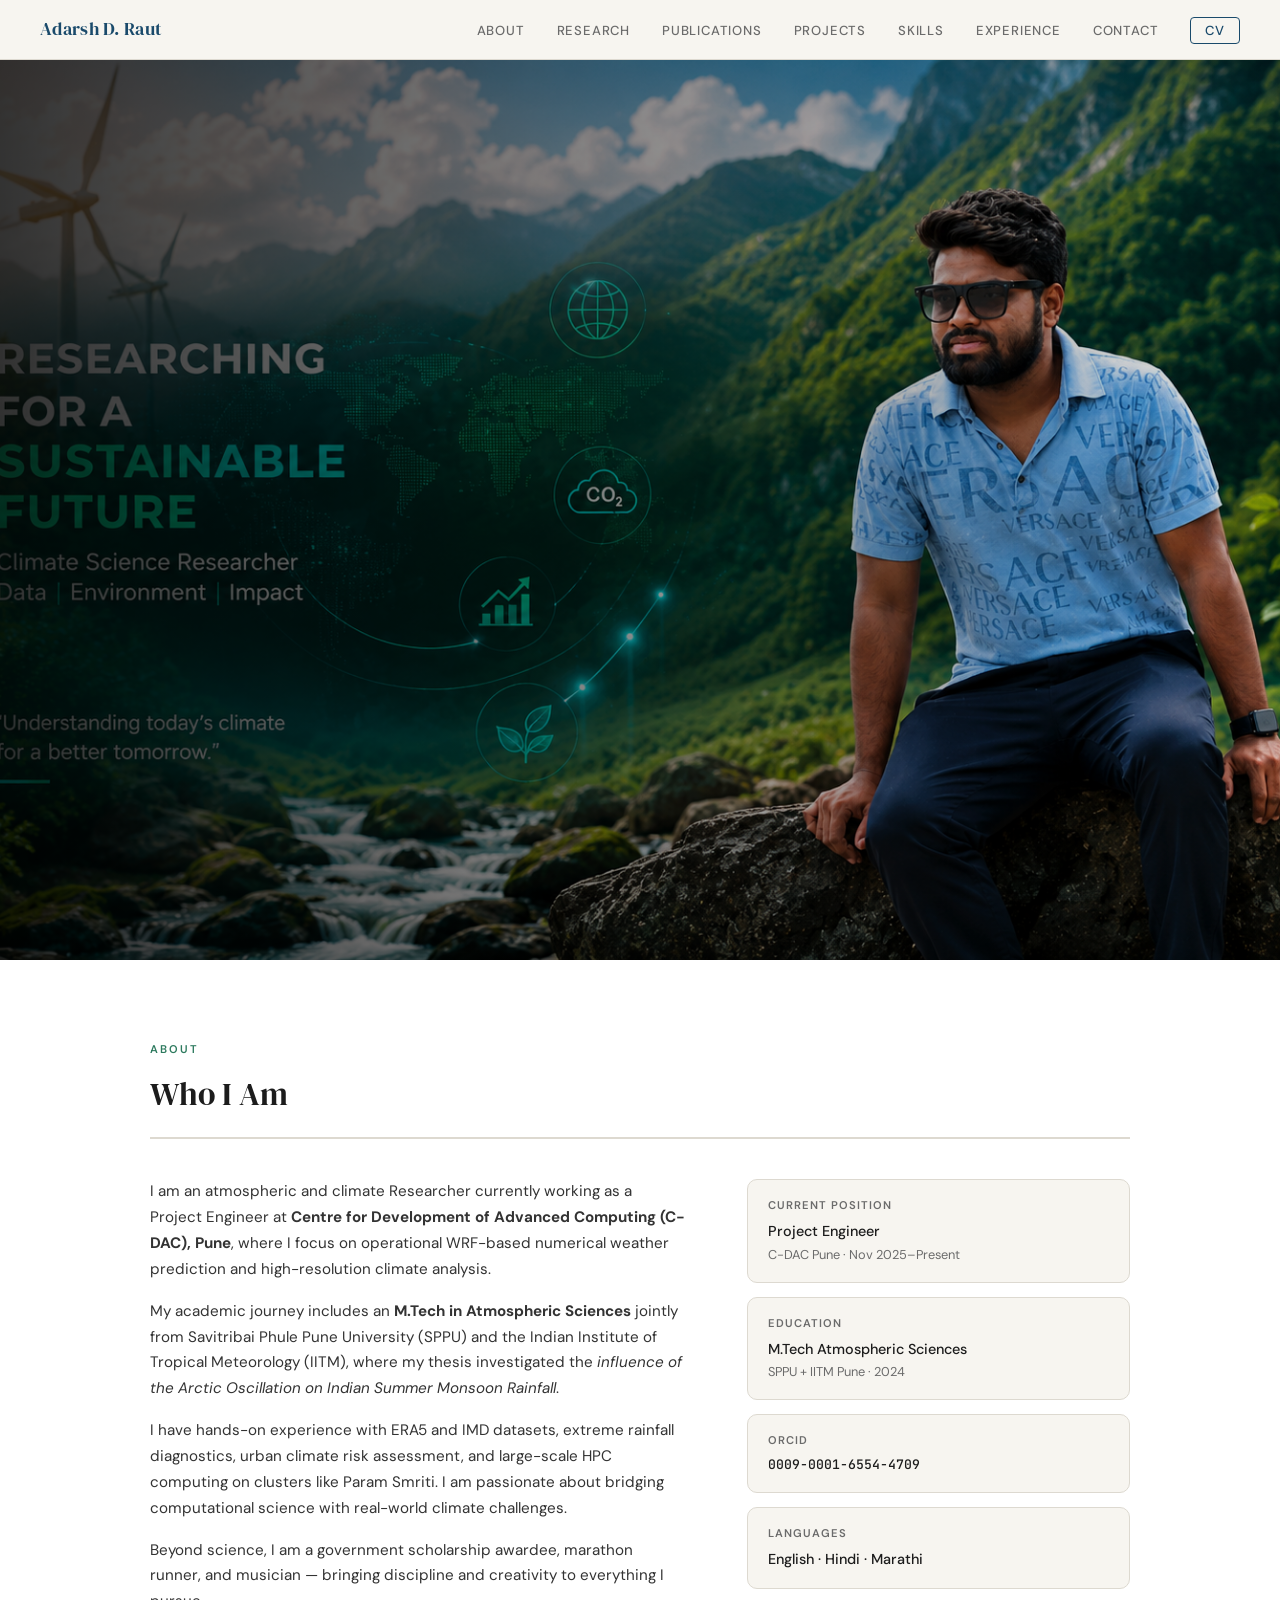
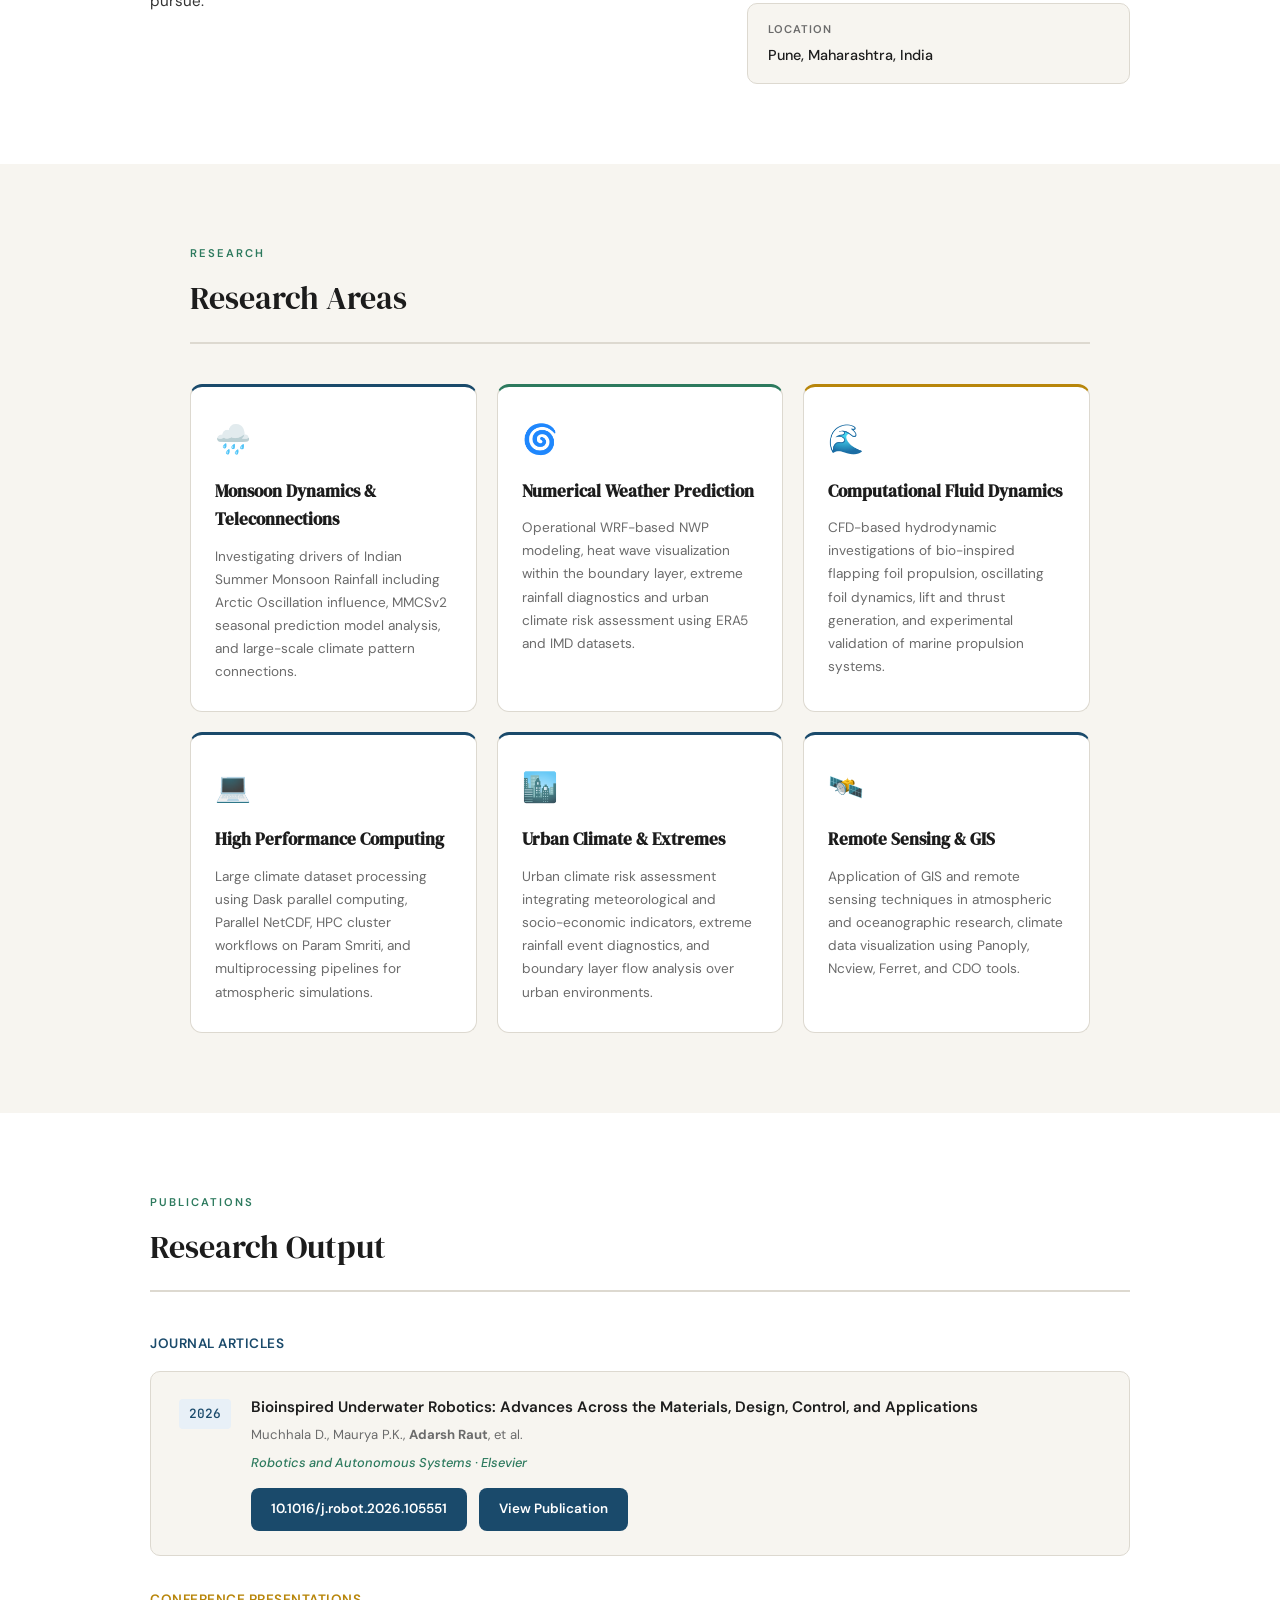
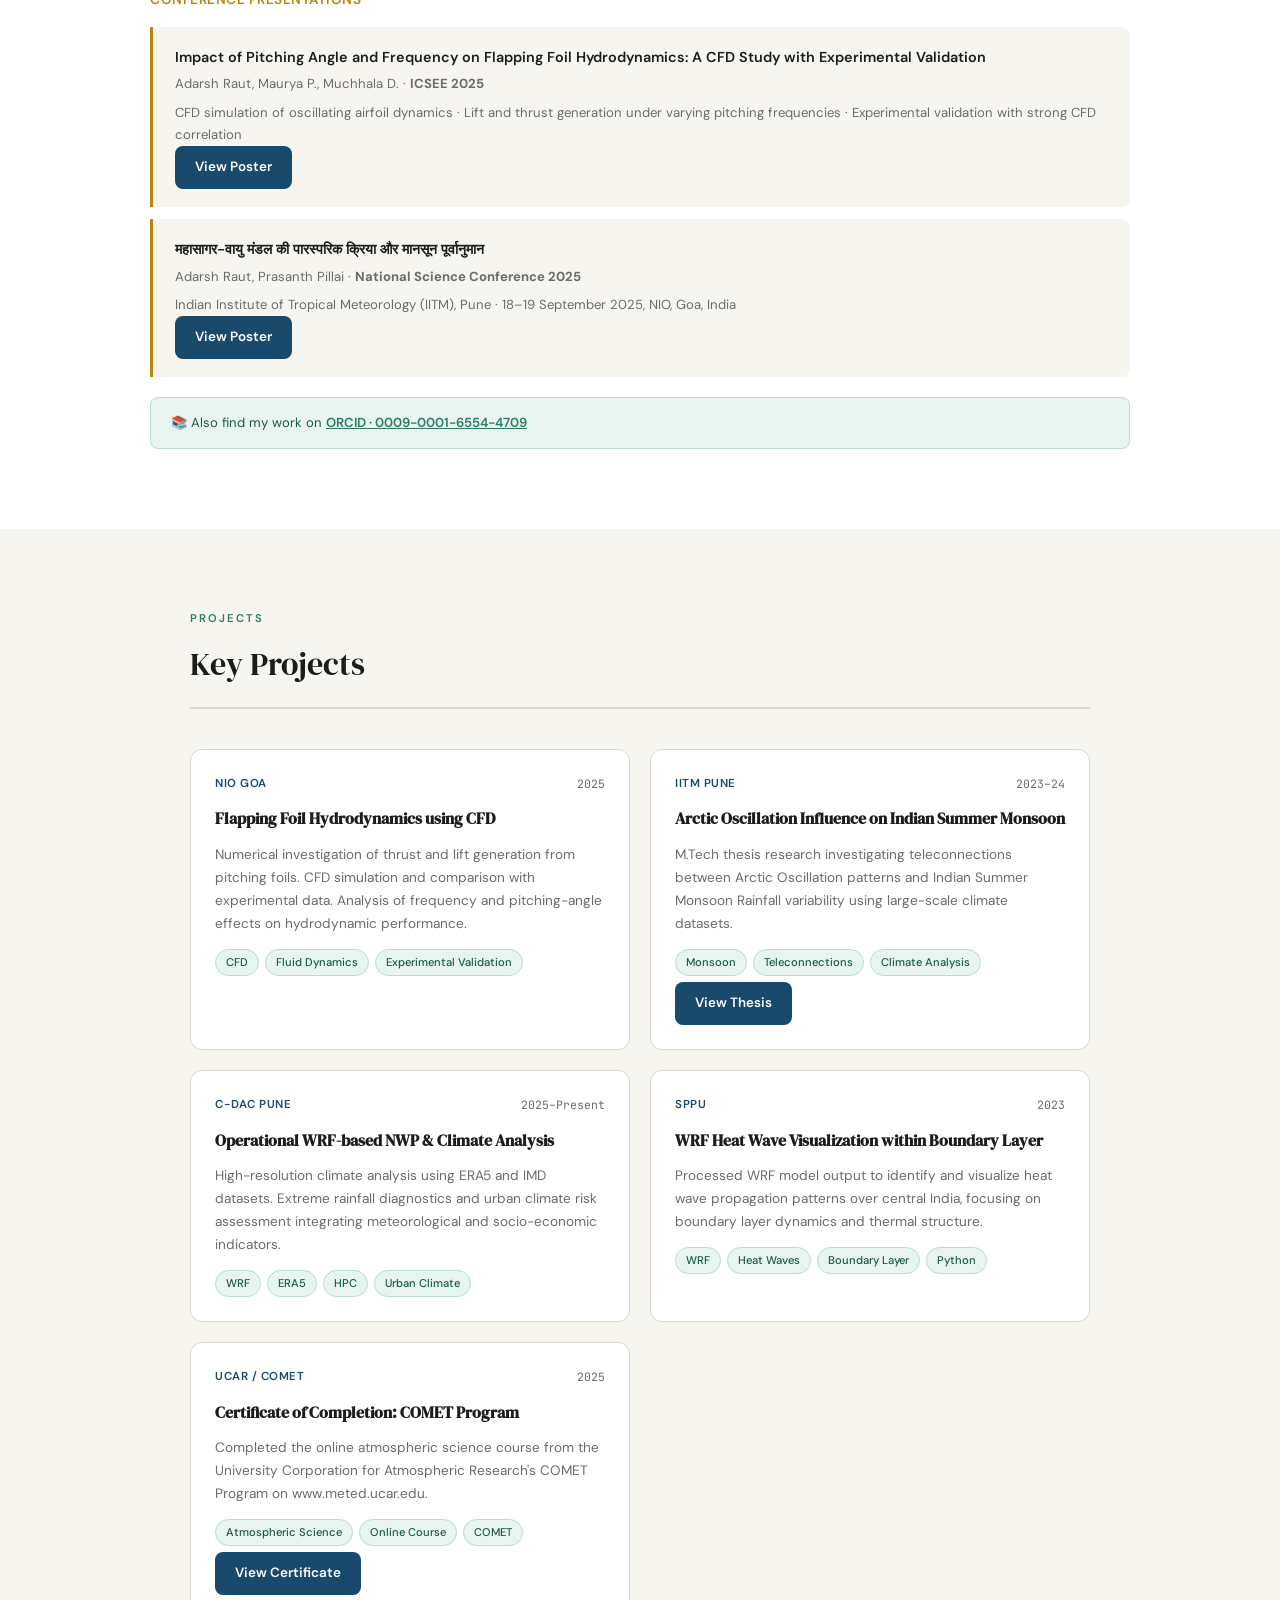
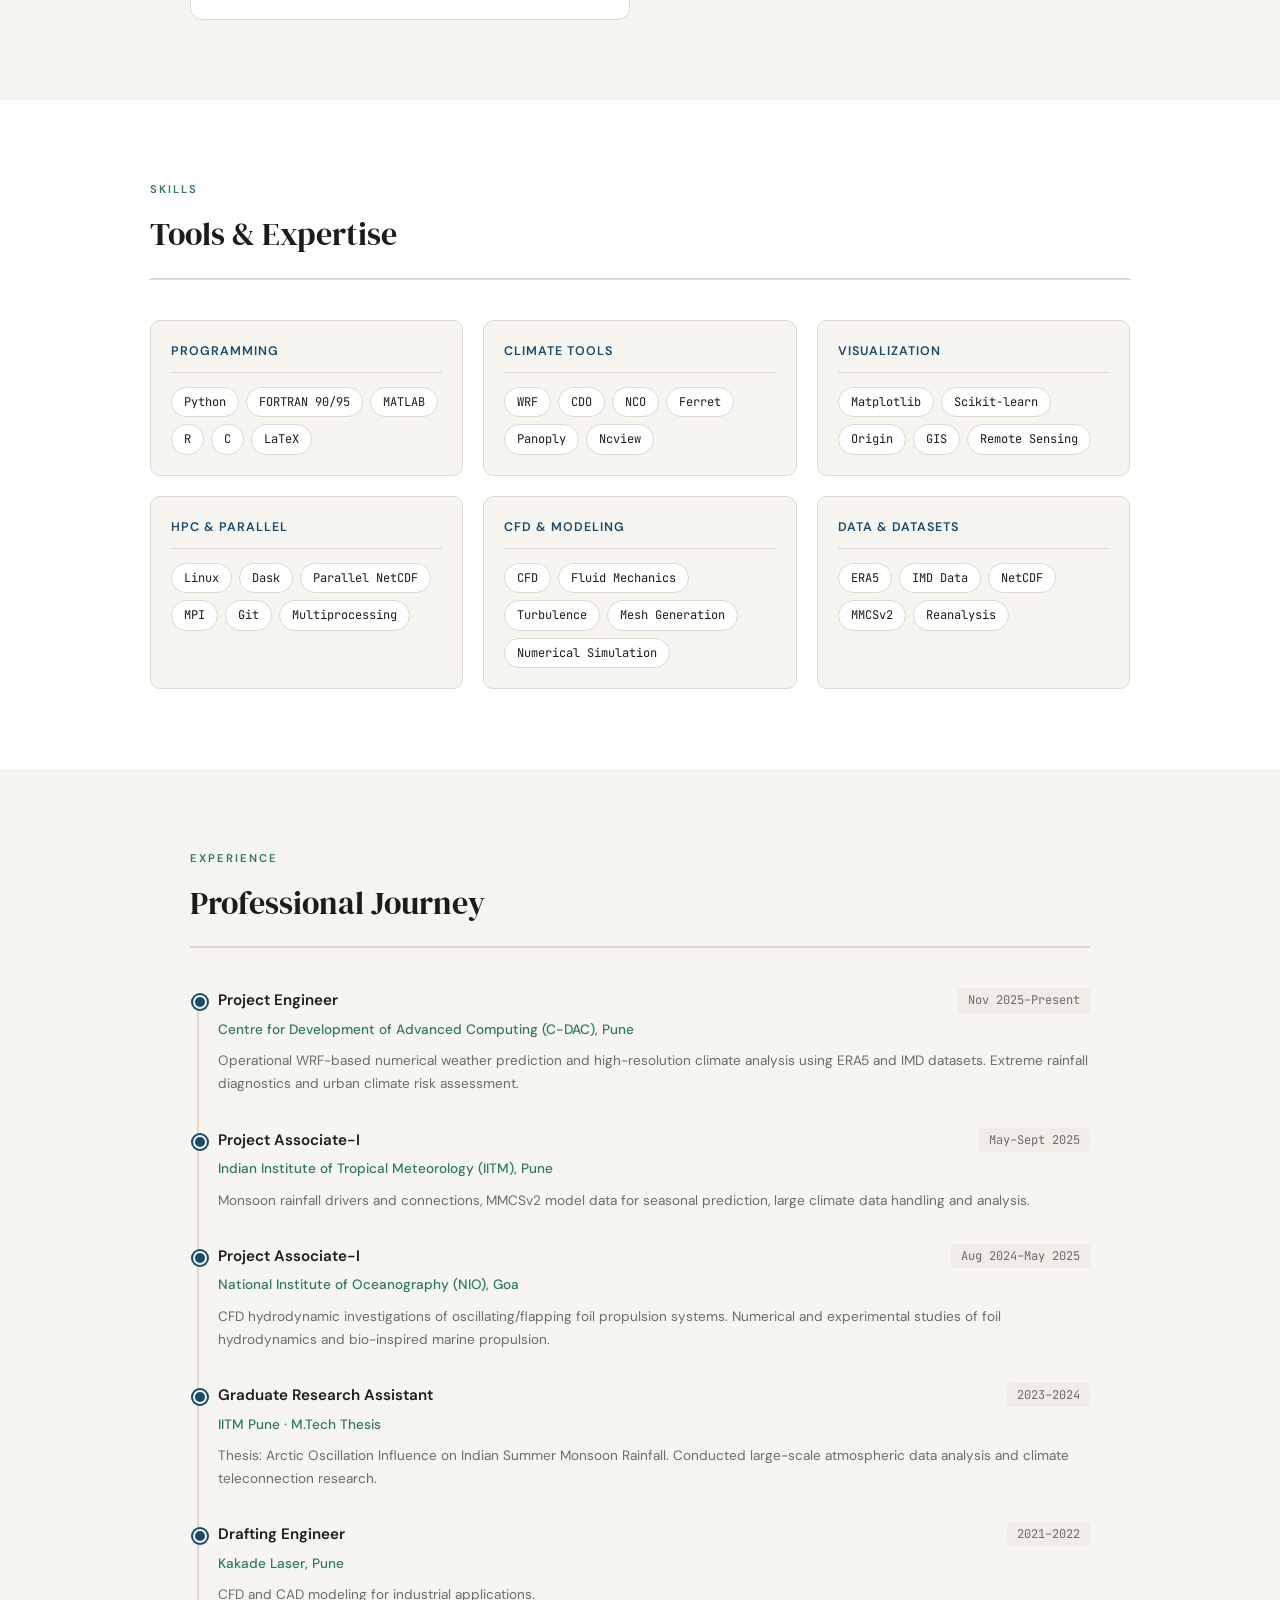
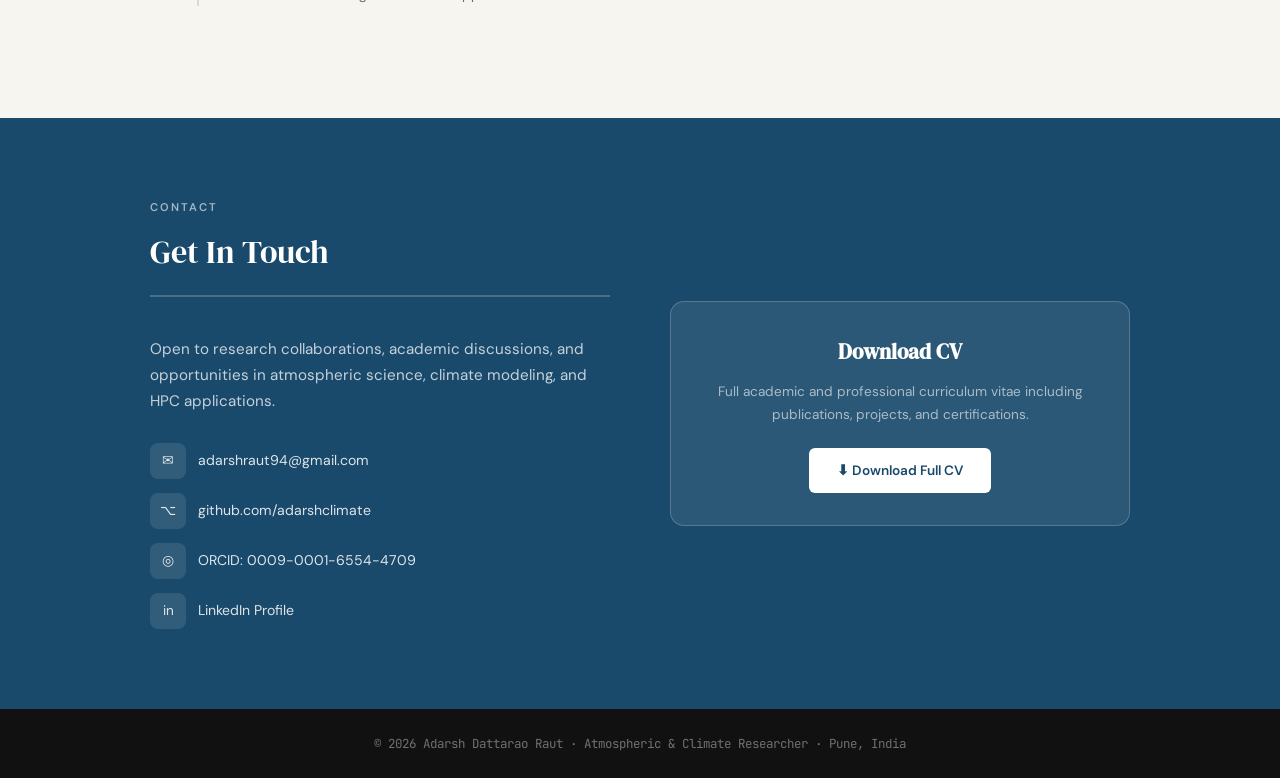
<file: index.html>
<!DOCTYPE html>
<html lang="en">
<head>
<meta charset="UTF-8">
<meta name="viewport" content="width=device-width, initial-scale=1.0">
<title>Adarsh Dattarao Raut | Climate & Atmospheric Researcher</title>
<style>
@import url('https://fonts.googleapis.com/css2?family=DM+Serif+Display:ital@0;1&family=DM+Sans:wght@300;400;500;600&family=JetBrains+Mono:wght@400;500&display=swap');

:root {
  --bg: #f7f5f0;
  --surface: #ffffff;
  --surface2: #f0ede6;
  --accent: #1a4a6b;
  --accent2: #2d7a5e;
  --gold: #b8860b;
  --text: #1c1c1c;
  --muted: #6b6b6b;
  --border: #ddd9d0;
  --tag-bg: #e8f4f0;
  --tag-text: #1a5c45;
}

* { margin: 0; padding: 0; box-sizing: border-box; }

html { scroll-behavior: smooth; }

body {
  font-family: 'DM Sans', sans-serif;
  background: var(--bg);
  color: var(--text);
  font-size: 16px;
  line-height: 1.7;
  padding-top: 60px;
}

/* NAV */
nav {
  position: fixed;
  top: 0; left: 0; right: 0;
  background: rgba(247,245,240,0.95);
  backdrop-filter: blur(8px);
  border-bottom: 1px solid var(--border);
  z-index: 100;
  padding: 0 40px;
  display: flex;
  align-items: center;
  justify-content: space-between;
  height: 60px;
}

.nav-logo {
  font-family: 'DM Serif Display', serif;
  font-size: 1.1rem;
  color: var(--accent);
  letter-spacing: 0.3px;
}

.nav-links {
  display: flex;
  gap: 32px;
  list-style: none;
}

.nav-links a {
  text-decoration: none;
  color: var(--muted);
  font-size: 0.82rem;
  font-weight: 500;
  letter-spacing: 0.8px;
  text-transform: uppercase;
  transition: color 0.2s;
}

.nav-links a:hover { color: var(--accent); }

/* SECTIONS */
section { padding: 80px 40px; max-width: 980px; margin: 0 auto; }

/* HERO */
#hero{
    height:100vh;
    width:100vw;
    max-width:none;
    margin:0 calc(50% - 50vw);
    padding:0;

    background-image:url("photo1.png");
    background-size:cover;
    background-position:center center;
    background-repeat:no-repeat;
    transition: background-image 0.8s ease-in-out;

    position:relative;
    display:flex;
    align-items:center;
}

.hero-overlay{
    position:absolute;
    inset:0;

    background:linear-gradient(
        to right,
        rgba(0,0,0,0.80) 0%,
        rgba(0,0,0,0.55) 35%,
        rgba(0,0,0,0.10) 100%
    );
}

.hero-content{
    position:relative;
    z-index:2;

    max-width:700px;
    margin-left:8%;
}

.hero-tag{
    color:#7fffd4;
    border:1px solid rgba(255,255,255,0.3);
    padding:8px 18px;
    border-radius:30px;
    display:inline-block;
    margin-bottom:20px;
}

.hero-content h1{
    font-size:5rem;
    line-height:1;
    color:white;
    margin-bottom:15px;
}

.hero-content h1 em{
    color:#4fd1c5;
}

.hero-subtitle{
    color:white;
    font-size:1.2rem;
    margin-bottom:20px;
}

.hero-desc{
    color:white;
    line-height:1.9;
    margin-bottom:30px;
}

.hero-links a{
    color:white;
}

/* SECTION HEADER */
.sec-label {
  font-size: 0.7rem;
  font-weight: 600;
  letter-spacing: 2px;
  text-transform: uppercase;
  color: var(--accent2);
  margin-bottom: 8px;
}

.sec-title {
  font-family: 'DM Serif Display', serif;
  font-size: 2rem;
  color: var(--text);
  margin-bottom: 40px;
  padding-bottom: 16px;
  border-bottom: 2px solid var(--border);
}

/* ABOUT */
#about { background: var(--surface); max-width: 100%; padding: 80px 10%; }
.about-inner { max-width: 980px; margin: 0 auto; }

.about-grid {
  display: grid;
  grid-template-columns: 1.4fr 1fr;
  gap: 60px;
  align-items: start;
}

.about-text p { margin-bottom: 16px; font-size: 0.95rem; color: #333; }

.about-info { display: flex; flex-direction: column; gap: 14px; }

.info-card {
  background: var(--bg);
  border: 1px solid var(--border);
  border-radius: 10px;
  padding: 16px 20px;
}

.info-card .label {
  font-size: 0.7rem;
  font-weight: 600;
  letter-spacing: 1px;
  text-transform: uppercase;
  color: var(--muted);
  margin-bottom: 4px;
}

.info-card .value {
  font-size: 0.9rem;
  color: var(--text);
  font-weight: 500;
}

.info-card .sub {
  font-size: 0.8rem;
  color: var(--muted);
}

/* RESEARCH */
#research { background: var(--bg); }

.research-grid {
  display: grid;
  grid-template-columns: repeat(3, 1fr);
  gap: 20px;
}

.research-card {
  background: var(--surface);
  border: 1px solid var(--border);
  border-radius: 12px;
  padding: 28px 24px;
  transition: transform 0.2s, box-shadow 0.2s;
  border-top: 3px solid var(--accent);
}

.research-card:nth-child(2) { border-top-color: var(--accent2); }
.research-card:nth-child(3) { border-top-color: var(--gold); }

.research-card:hover { transform: translateY(-3px); box-shadow: 0 8px 24px rgba(0,0,0,0.08); }

.research-icon {
  font-size: 1.8rem;
  margin-bottom: 14px;
}

.research-card h3 {
  font-family: 'DM Serif Display', serif;
  font-size: 1.05rem;
  margin-bottom: 10px;
  color: var(--text);
}

.research-card p { font-size: 0.85rem; color: var(--muted); line-height: 1.7; }

/* PUBLICATIONS */
#publications { background: var(--surface); max-width: 100%; padding: 80px 10%; }
.pub-inner { max-width: 980px; margin: 0 auto; }

.pub-item {
  background: var(--bg);
  border: 1px solid var(--border);
  border-radius: 10px;
  padding: 24px 28px;
  margin-bottom: 16px;
  display: flex;
  gap: 20px;
  align-items: flex-start;
}

.pub-year {
  font-family: 'JetBrains Mono', monospace;
  font-size: 0.8rem;
  color: var(--accent);
  font-weight: 500;
  background: #e8f0f7;
  padding: 4px 10px;
  border-radius: 4px;
  flex-shrink: 0;
  margin-top: 3px;
}

.pub-content h4 {
  font-size: 0.95rem;
  font-weight: 600;
  color: var(--text);
  margin-bottom: 5px;
  line-height: 1.5;
}

.pub-content .authors {
  font-size: 0.82rem;
  color: var(--muted);
  margin-bottom: 6px;
}

.pub-content .journal {
  font-size: 0.8rem;
  color: var(--accent2);
  font-style: italic;
  font-weight: 500;
}

.conf-item {
  border-left: 3px solid var(--gold);
  background: var(--bg);
  padding: 18px 22px;
  margin-bottom: 12px;
  border-radius: 0 8px 8px 0;
}

.conf-item h4 { font-size: 0.9rem; font-weight: 600; margin-bottom: 4px; }
.conf-item p  { font-size: 0.82rem; color: var(--muted); }

/* PROJECTS */ 
#projects { background: var(--bg); }

.projects-grid {
  display: grid;
  grid-template-columns: repeat(2, 1fr);
  gap: 20px;
}

.project-card {
  background: var(--surface);
  border: 1px solid var(--border);
  border-radius: 12px;
  padding: 24px;
  transition: transform 0.2s;
}

.project-card:hover { transform: translateY(-2px); }

.project-card .proj-meta {
  display: flex;
  justify-content: space-between;
  align-items: center;
  margin-bottom: 12px;
}

.proj-org {
  font-size: 0.72rem;
  font-weight: 600;
  letter-spacing: 0.5px;
  color: var(--accent);
  text-transform: uppercase;
}

.proj-year {
  font-family: 'JetBrains Mono', monospace;
  font-size: 0.72rem;
  color: var(--muted);
}

.project-card h3 {
  font-family: 'DM Serif Display', serif;
  font-size: 1rem;
  margin-bottom: 10px;
}

.project-card p { font-size: 0.85rem; color: var(--muted); line-height: 1.7; }

.proj-tags { display: flex; flex-wrap: wrap; gap: 6px; margin-top: 14px; }

.tag {
  background: var(--tag-bg);
  color: var(--tag-text);
  font-size: 0.7rem;
  font-weight: 500;
  padding: 3px 10px;
  border-radius: 20px;
  border: 1px solid #b8ddd0;
}
    

/* SKILLS */
#skills { background: var(--surface); max-width: 100%; padding: 80px 10%; }
.skills-inner { max-width: 980px; margin: 0 auto; }

.skills-grid {
  display: grid;
  grid-template-columns: repeat(3, 1fr);
  gap: 20px;
}

.skill-group {
  background: var(--bg);
  border: 1px solid var(--border);
  border-radius: 10px;
  padding: 20px;
}

.skill-group h3 {
  font-size: 0.78rem;
  font-weight: 600;
  letter-spacing: 1px;
  text-transform: uppercase;
  color: var(--accent);
  margin-bottom: 14px;
  padding-bottom: 10px;
  border-bottom: 1px solid var(--border);
}

.skill-list {
  display: flex;
  flex-wrap: wrap;
  gap: 7px;
}

.skill-pill {
  background: var(--surface);
  border: 1px solid var(--border);
  border-radius: 20px;
  font-size: 0.75rem;
  padding: 4px 12px;
  color: var(--text);
  font-family: 'JetBrains Mono', monospace;
}

/* EXPERIENCE TIMELINE */
#experience { background: var(--bg); }

.timeline { position: relative; padding-left: 28px; }

.timeline::before {
  content: '';
  position: absolute;
  left: 7px; top: 6px; bottom: 0;
  width: 2px;
  background: var(--border);
}

.timeline-item {
  position: relative;
  margin-bottom: 32px;
}

.timeline-item::before {
  content: '';
  position: absolute;
  left: -25px; top: 7px;
  width: 10px; height: 10px;
  border-radius: 50%;
  background: var(--accent);
  border: 2px solid var(--bg);
  box-shadow: 0 0 0 2px var(--accent);
}

.timeline-item .t-header {
  display: flex;
  justify-content: space-between;
  align-items: flex-start;
  margin-bottom: 4px;
}

.timeline-item h3 {
  font-size: 0.95rem;
  font-weight: 600;
  color: var(--text);
}

.t-date {
  font-family: 'JetBrains Mono', monospace;
  font-size: 0.75rem;
  color: var(--muted);
  background: var(--surface2);
  padding: 2px 10px;
  border-radius: 4px;
  flex-shrink: 0;
}

.t-org {
  font-size: 0.85rem;
  color: var(--accent2);
  font-weight: 500;
  margin-bottom: 8px;
}

.timeline-item p {
  font-size: 0.85rem;
  color: var(--muted);
  line-height: 1.7;
}

/* CONTACT */
#contact { background: var(--accent); max-width: 100%; padding: 80px 10%; }

.contact-inner {
  max-width: 980px;
  margin: 0 auto;
  display: grid;
  grid-template-columns: 1fr 1fr;
  gap: 60px;
  align-items: center;
}

#contact .sec-label { color: rgba(255,255,255,0.6); }
#contact .sec-title { color: #fff; border-color: rgba(255,255,255,0.2); }

.contact-desc { color: rgba(255,255,255,0.75); font-size: 0.95rem; margin-bottom: 28px; }

.contact-links { display: flex; flex-direction: column; gap: 14px; }

.contact-link {
  display: flex;
  align-items: center;
  gap: 12px;
  color: rgba(255,255,255,0.85);
  text-decoration: none;
  font-size: 0.88rem;
  transition: color 0.2s;
}

.contact-link:hover { color: #fff; }

.contact-link .c-icon {
  width: 36px; height: 36px;
  background: rgba(255,255,255,0.1);
  border-radius: 8px;
  display: flex;
  align-items: center;
  justify-content: center;
  font-size: 0.85rem;
  flex-shrink: 0;
}

.cv-box {
  background: rgba(255,255,255,0.08);
  border: 1px solid rgba(255,255,255,0.2);
  border-radius: 14px;
  padding: 32px;
  text-align: center;
}

.cv-box h3 {
  font-family: 'DM Serif Display', serif;
  font-size: 1.3rem;
  color: #fff;
  margin-bottom: 10px;
}

.cv-box p { color: rgba(255,255,255,0.6); font-size: 0.85rem; margin-bottom: 22px; }

.btn-white {
  background: #fff;
  color: var(--accent);
  padding: 11px 28px;
  border-radius: 6px;
  text-decoration: none;
  font-size: 0.85rem;
  font-weight: 600;
  display: inline-block;
  transition: background 0.2s;
}

.btn-white:hover { background: #f0f0f0; }

.btn-primary {
  display: inline-block;
  background: var(--accent);
  color: #fff;
  text-decoration: none;
  padding: 10px 20px;
  border-radius: 8px;
  font-size: 0.84rem;
  font-weight: 600;
  transition: background 0.2s, transform 0.2s;
}

.btn-primary:hover { background: #163d57; transform: translateY(-1px); }

/* FOOTER */
footer {
  background: #111;
  color: rgba(255,255,255,0.4);
  text-align: center;
  padding: 24px;
  font-size: 0.78rem;
  font-family: 'JetBrains Mono', monospace;
}

/* RESPONSIVE */
@media (max-width: 1024px) {
  section { padding: 70px 24px; }
  .research-grid, .projects-grid, .skills-grid { gap: 18px; }
}

@media (max-width: 768px) {
  nav { padding: 0 16px; }
  .nav-links { gap: 12px; flex-wrap: wrap; justify-content: center; }
  .nav-links a { font-size: 0.72rem; }
  section { padding: 60px 18px; }
  #hero, #about, #publications, #skills, #contact { padding-left: 18px; padding-right: 18px; }
  .hero-content { margin-left: 0; max-width: 100%; }
  .hero-content h1 { font-size: 2.4rem; }
  .hero-subtitle { font-size: 1rem; }
  .about-grid, .research-grid, .projects-grid, .skills-grid, .contact-inner { grid-template-columns: 1fr; }
  .pub-item { flex-direction: column; }
  .pub-year { margin-bottom: 12px; }
  .timeline { padding-left: 18px; }
  .timeline::before { left: 0; }
  .timeline-item::before { left: -12px; }
  .contact-inner { gap: 32px; }
}
</style>
</head>
<body>

<!-- NAV -->
<nav>
  <div class="nav-logo">Adarsh D. Raut</div>
  <ul class="nav-links">
    <li><a href="#about">About</a></li>
    <li><a href="#research">Research</a></li>
    <li><a href="#publications">Publications</a></li>
    <li><a href="#projects">Projects</a></li>
    <li><a href="#skills">Skills</a></li>
    <li><a href="#experience">Experience</a></li>
    <li><a href="#contact">Contact</a></li>
    <li><a href="CV_Adarsh_Modeling.pdf" download style="color:var(--accent); border:1px solid var(--accent); padding:4px 14px; border-radius:4px;">CV</a></li>
  </ul>
</nav>

<!-- HERO -->
<section id="hero">

  <div class="hero-overlay"></div>

</section>

<!-- ABOUT -->
<section id="about">
  <div class="about-inner">
    <div class="sec-label">About</div>
    <div class="sec-title">Who I Am</div>
    <div class="about-grid">
      <div class="about-text">
        <p>
          I am an atmospheric and climate Researcher currently working as a Project Engineer at 
          <strong>Centre for Development of Advanced Computing (C-DAC), Pune</strong>, where I focus on 
          operational WRF-based numerical weather prediction and high-resolution climate analysis.
        </p>
        <p>
          My academic journey includes an <strong>M.Tech in Atmospheric Sciences</strong> jointly from 
          Savitribai Phule Pune University (SPPU) and the Indian Institute of Tropical Meteorology (IITM), 
          where my thesis investigated the <em>influence of the Arctic Oscillation on Indian Summer Monsoon Rainfall</em>.
        </p>
        <p>
          I have hands-on experience with ERA5 and IMD datasets, extreme rainfall diagnostics, urban climate 
          risk assessment, and large-scale HPC computing on clusters like Param Smriti. 
          I am passionate about bridging computational science with real-world climate challenges.
        </p>
        <p>
          Beyond science, I am a government scholarship awardee, marathon runner, and musician — 
          bringing discipline and creativity to everything I pursue.
        </p>
      </div>
      <div class="about-info">
        <div class="info-card">
          <div class="label">Current Position</div>
          <div class="value">Project Engineer</div>
          <div class="sub">C-DAC Pune · Nov 2025–Present</div>
        </div>
        <div class="info-card">
          <div class="label">Education</div>
          <div class="value">M.Tech Atmospheric Sciences</div>
          <div class="sub">SPPU + IITM Pune · 2024</div>
        </div>
        <div class="info-card">
          <div class="label">ORCID</div>
          <div class="value" style="font-family:'JetBrains Mono',monospace; font-size:0.82rem;">0009-0001-6554-4709</div>
        </div>
        <div class="info-card">
          <div class="label">Languages</div>
          <div class="value">English · Hindi · Marathi</div>
        </div>
        <div class="info-card">
          <div class="label">Location</div>
          <div class="value">Pune, Maharashtra, India</div>
        </div>
      </div>
    </div>
  </div>
</section>

<!-- RESEARCH -->
<section id="research">
  <div class="sec-label">Research</div>
  <div class="sec-title">Research Areas</div>
  <div class="research-grid">
    <div class="research-card">
      <div class="research-icon">🌧️</div>
      <h3>Monsoon Dynamics & Teleconnections</h3>
      <p>Investigating drivers of Indian Summer Monsoon Rainfall including Arctic Oscillation influence, MMCSv2 seasonal prediction model analysis, and large-scale climate pattern connections.</p>
    </div>
    <div class="research-card">
      <div class="research-icon">🌀</div>
      <h3>Numerical Weather Prediction</h3>
      <p>Operational WRF-based NWP modeling, heat wave visualization within the boundary layer, extreme rainfall diagnostics and urban climate risk assessment using ERA5 and IMD datasets.</p>
    </div>
    <div class="research-card">
      <div class="research-icon">🌊</div>
      <h3>Computational Fluid Dynamics</h3>
      <p>CFD-based hydrodynamic investigations of bio-inspired flapping foil propulsion, oscillating foil dynamics, lift and thrust generation, and experimental validation of marine propulsion systems.</p>
    </div>
    <div class="research-card">
      <div class="research-icon">💻</div>
      <h3>High Performance Computing</h3>
      <p>Large climate dataset processing using Dask parallel computing, Parallel NetCDF, HPC cluster workflows on Param Smriti, and multiprocessing pipelines for atmospheric simulations.</p>
    </div>
    <div class="research-card">
      <div class="research-icon">🏙️</div>
      <h3>Urban Climate & Extremes</h3>
      <p>Urban climate risk assessment integrating meteorological and socio-economic indicators, extreme rainfall event diagnostics, and boundary layer flow analysis over urban environments.</p>
    </div>
    <div class="research-card">
      <div class="research-icon">🛰️</div>
      <h3>Remote Sensing & GIS</h3>
      <p>Application of GIS and remote sensing techniques in atmospheric and oceanographic research, climate data visualization using Panoply, Ncview, Ferret, and CDO tools.</p>
    </div>
  </div>
</section>

<!-- PUBLICATIONS -->
<section id="publications">
  <div class="pub-inner">
    <div class="sec-label">Publications</div>
    <div class="sec-title">Research Output</div>

    <h3 style="font-size:0.85rem; font-weight:600; letter-spacing:0.5px; color:var(--accent); margin-bottom:16px; text-transform:uppercase;">Journal Articles</h3>

    <div class="pub-item">
      <div class="pub-year">2026</div>
      <div class="pub-content">
        <h4>Bioinspired Underwater Robotics: Advances Across the Materials, Design, Control, and Applications</h4>
        <div class="authors">Muchhala D., Maurya P.K., <strong>Adarsh Raut</strong>, et al.</div>
        <div class="journal">Robotics and Autonomous Systems · Elsevier</div>
        <div style="margin-top:14px; display:flex; flex-wrap:wrap; gap:12px; align-items:center;">
          <a href="https://doi.org/10.1016/j.robot.2026.105551" target="_blank" class="btn-primary">10.1016/j.robot.2026.105551</a>
          <a href="1-s2.0-S092188902600223X-main.pdf" target="_blank" class="btn-primary">View Publication</a>
        </div>
      </div>
    </div>

    <h3 style="font-size:0.85rem; font-weight:600; letter-spacing:0.5px; color:var(--gold); margin-bottom:16px; margin-top:32px; text-transform:uppercase;">Conference Presentations</h3>

    <div class="conf-item">
      <h4>Impact of Pitching Angle and Frequency on Flapping Foil Hydrodynamics: A CFD Study with Experimental Validation</h4>
      <p>Adarsh Raut, Maurya P., Muchhala D. · <strong>ICSEE 2025</strong></p>
      <p style="margin-top:6px;">CFD simulation of oscillating airfoil dynamics · Lift and thrust generation under varying pitching frequencies · Experimental validation with strong CFD correlation</p>
      <a href="ICSEE 2025 poster Adarsh.pdf" target="_blank" class="btn-primary">View Poster</a>
    </div>

    <div class="conf-item">
      <h4>महासागर-वायु मंडल की पारस्परिक क्रिया और मानसून पूर्वानुमान</h4>
      <p>Adarsh Raut, Prasanth Pillai · <strong>National Science Conference 2025</strong></p>
      <p style="margin-top:6px;">Indian Institute of Tropical Meteorology (IITM), Pune · 18–19 September 2025, NIO, Goa, India</p>
      <a href="NS_NIO_GOA.pdf" target="_blank" class="btn-primary">View Poster</a>
    </div>

    <div style="margin-top:20px; background:var(--tag-bg); border:1px solid #b8ddd0; border-radius:8px; padding:14px 20px;">
      <p style="font-size:0.82rem; color:var(--tag-text);">
        &#128218; Also find my work on 
        <a href="https://orcid.org/0009-0001-6554-4709" target="_blank" style="color:var(--accent2); font-weight:600;">ORCID · 0009-0001-6554-4709</a>
      </p>
    </div>
  </div>
</section>

<!-- PROJECTS -->
<section id="projects">
  <div class="sec-label">Projects</div>
  <div class="sec-title">Key Projects</div>
  <div class="projects-grid">
    <div class="project-card">
      <div class="proj-meta">
        <span class="proj-org">NIO Goa</span>
        <span class="proj-year">2025</span>
      </div>
      <h3>Flapping Foil Hydrodynamics using CFD</h3>
      <p>Numerical investigation of thrust and lift generation from pitching foils. CFD simulation and comparison with experimental data. Analysis of frequency and pitching-angle effects on hydrodynamic performance.</p>
      <div class="proj-tags">
        <span class="tag">CFD</span>
        <span class="tag">Fluid Dynamics</span>
        <span class="tag">Experimental Validation</span>
      </div>
    </div>

    <div class="project-card">
      <div class="proj-meta">
        <span class="proj-org">IITM Pune</span>
        <span class="proj-year">2023–24</span>
      </div>
      <h3>Arctic Oscillation Influence on Indian Summer Monsoon</h3>
      <p>M.Tech thesis research investigating teleconnections between Arctic Oscillation patterns and Indian Summer Monsoon Rainfall variability using large-scale climate datasets.</p>
      <div class="proj-tags">
        <span class="tag">Monsoon</span>
        <span class="tag">Teleconnections</span>
        <span class="tag">Climate Analysis</span>
        <a href="Adarsh_Prjt_Rept_Jan_May_2024%20(2).pdf" target="_blank" class="btn-primary">View Thesis</a>
      </div>
    </div>

    <div class="project-card">
      <div class="proj-meta">
        <span class="proj-org">C-DAC Pune</span>
        <span class="proj-year">2025–Present</span>
      </div>
      <h3>Operational WRF-based NWP & Climate Analysis</h3>
      <p>High-resolution climate analysis using ERA5 and IMD datasets. Extreme rainfall diagnostics and urban climate risk assessment integrating meteorological and socio-economic indicators.</p>
      <div class="proj-tags">
        <span class="tag">WRF</span>
        <span class="tag">ERA5</span>
        <span class="tag">HPC</span>
        <span class="tag">Urban Climate</span>
      </div>
    </div>

    <div class="project-card">
      <div class="proj-meta">
        <span class="proj-org">SPPU</span>
        <span class="proj-year">2023</span>
      </div>
      <h3>WRF Heat Wave Visualization within Boundary Layer</h3>
      <p>Processed WRF model output to identify and visualize heat wave propagation patterns over central India, focusing on boundary layer dynamics and thermal structure.</p>
      <div class="proj-tags">
        <span class="tag">WRF</span>
        <span class="tag">Heat Waves</span>
        <span class="tag">Boundary Layer</span>
        <span class="tag">Python</span>
      </div>
    </div>

    <div class="project-card">
      <div class="proj-meta">
        <span class="proj-org">UCAR / COMET</span>
        <span class="proj-year">2025</span>
      </div>
      <h3>Certificate of Completion: COMET Program</h3>
      <p>Completed the online atmospheric science course from the University Corporation for Atmospheric Research's COMET Program on www.meted.ucar.edu.</p>
      <div class="proj-tags">
        <span class="tag">Atmospheric Science</span>
        <span class="tag">Online Course</span>
        <span class="tag">COMET</span>
        <a href="COMET Course Certificate - ENGLISH - DEFAULT 6.19.25.pdf" target="_blank" class="btn-primary">View Certificate</a>
      </div>
    </div>
  </div>
</section>

<!-- SKILLS -->
<section id="skills">
  <div class="skills-inner">
    <div class="sec-label">Skills</div>
    <div class="sec-title">Tools & Expertise</div>
    <div class="skills-grid">
      <div class="skill-group">
        <h3>Programming</h3>
        <div class="skill-list">
          <span class="skill-pill">Python</span>
          <span class="skill-pill">FORTRAN 90/95</span>
          <span class="skill-pill">MATLAB</span>
          <span class="skill-pill">R</span>
          <span class="skill-pill">C</span>
          <span class="skill-pill">LaTeX</span>
        </div>
      </div>
      <div class="skill-group">
        <h3>Climate Tools</h3>
        <div class="skill-list">
          <span class="skill-pill">WRF</span>
          <span class="skill-pill">CDO</span>
          <span class="skill-pill">NCO</span>
          <span class="skill-pill">Ferret</span>
          <span class="skill-pill">Panoply</span>
          <span class="skill-pill">Ncview</span>
        </div>
      </div>
      <div class="skill-group">
        <h3>Visualization</h3>
        <div class="skill-list">
          <span class="skill-pill">Matplotlib</span>
          <span class="skill-pill">Scikit-learn</span>
          <span class="skill-pill">Origin</span>
          <span class="skill-pill">GIS</span>
          <span class="skill-pill">Remote Sensing</span>
        </div>
      </div>
      <div class="skill-group">
        <h3>HPC & Parallel</h3>
        <div class="skill-list">
          <span class="skill-pill">Linux</span>
          <span class="skill-pill">Dask</span>
          <span class="skill-pill">Parallel NetCDF</span>
          <span class="skill-pill">MPI</span>
          <span class="skill-pill">Git</span>
          <span class="skill-pill">Multiprocessing</span>
        </div>
      </div>
      <div class="skill-group">
        <h3>CFD & Modeling</h3>
        <div class="skill-list">
          <span class="skill-pill">CFD</span>
          <span class="skill-pill">Fluid Mechanics</span>
          <span class="skill-pill">Turbulence</span>
          <span class="skill-pill">Mesh Generation</span>
          <span class="skill-pill">Numerical Simulation</span>
        </div>
      </div>
      <div class="skill-group">
        <h3>Data & Datasets</h3>
        <div class="skill-list">
          <span class="skill-pill">ERA5</span>
          <span class="skill-pill">IMD Data</span>
          <span class="skill-pill">NetCDF</span>
          <span class="skill-pill">MMCSv2</span>
          <span class="skill-pill">Reanalysis</span>
        </div>
      </div>
    </div>
  </div>
</section>

<!-- EXPERIENCE -->
<section id="experience">
  <div class="sec-label">Experience</div>
  <div class="sec-title">Professional Journey</div>
  <div class="timeline">

    <div class="timeline-item">
      <div class="t-header">
        <h3>Project Engineer</h3>
        <span class="t-date">Nov 2025–Present</span>
      </div>
      <div class="t-org">Centre for Development of Advanced Computing (C-DAC), Pune</div>
      <p>Operational WRF-based numerical weather prediction and high-resolution climate analysis using ERA5 and IMD datasets. Extreme rainfall diagnostics and urban climate risk assessment.</p>
    </div>

    <div class="timeline-item">
      <div class="t-header">
        <h3>Project Associate-I</h3>
        <span class="t-date">May–Sept 2025</span>
      </div>
      <div class="t-org">Indian Institute of Tropical Meteorology (IITM), Pune</div>
      <p>Monsoon rainfall drivers and connections, MMCSv2 model data for seasonal prediction, large climate data handling and analysis.</p>
    </div>

    <div class="timeline-item">
      <div class="t-header">
        <h3>Project Associate-I</h3>
        <span class="t-date">Aug 2024–May 2025</span>
      </div>
      <div class="t-org">National Institute of Oceanography (NIO), Goa</div>
      <p>CFD hydrodynamic investigations of oscillating/flapping foil propulsion systems. Numerical and experimental studies of foil hydrodynamics and bio-inspired marine propulsion.</p>
    </div>

    <div class="timeline-item">
      <div class="t-header">
        <h3>Graduate Research Assistant</h3>
        <span class="t-date">2023–2024</span>
      </div>
      <div class="t-org">IITM Pune · M.Tech Thesis</div>
      <p>Thesis: Arctic Oscillation Influence on Indian Summer Monsoon Rainfall. Conducted large-scale atmospheric data analysis and climate teleconnection research.</p>
    </div>

    <div class="timeline-item">
      <div class="t-header">
        <h3>Drafting Engineer</h3>
        <span class="t-date">2021–2022</span>
      </div>
      <div class="t-org">Kakade Laser, Pune</div>
      <p>CFD and CAD modeling for industrial applications.</p>
    </div>

  </div>
</section>

<!-- CONTACT -->
<section id="contact">
  <div class="contact-inner">
    <div>
      <div class="sec-label">Contact</div>
      <div class="sec-title">Get In Touch</div>
      <p class="contact-desc">Open to research collaborations, academic discussions, and opportunities in atmospheric science, climate modeling, and HPC applications.</p>
      <div class="contact-links">
        <a href="mailto:adarshraut94@gmail.com" class="contact-link">
          <div class="c-icon">✉</div>
          adarshraut94@gmail.com
        </a>
        <a href="https://github.com/adarshclimate" target="_blank" class="contact-link">
          <div class="c-icon">⌥</div>
          github.com/adarshclimate
        </a>
        <a href="https://orcid.org/0009-0001-6554-4709" target="_blank" class="contact-link">
          <div class="c-icon">◎</div>
          ORCID: 0009-0001-6554-4709
        </a>
        <a href="https://www.linkedin.com/in/mr-adarsh-raut-b6766926b" target="_blank" class="contact-link">
          <div class="c-icon">in</div>
          LinkedIn Profile
        </a>
      </div>
    </div>
    <div class="cv-box">
      <h3>Download CV</h3>
      <p>Full academic and professional curriculum vitae including publications, projects, and certifications.</p>
      <a href="CV_Adarsh_Modeling.pdf" download class="btn-white">⬇ Download Full CV</a>
    </div>
  </div>
</section>

<footer>
  © 2026 Adarsh Dattarao Raut · Atmospheric & Climate Researcher · Pune, India
</footer>

<script>
  const heroImages = [
    'photo1.png',
    'website_bag1.png',
    'website_bag2.png',
    'website_bag3.png',
    'website_bag4.png'
  ];
  let heroIndex = 0;
  const hero = document.getElementById('hero');

  setInterval(() => {
    heroIndex = (heroIndex + 1) % heroImages.length;
    hero.style.backgroundImage = `url("${heroImages[heroIndex]}")`;
  }, 4000);
</script>
</body>
</html>
</file>
